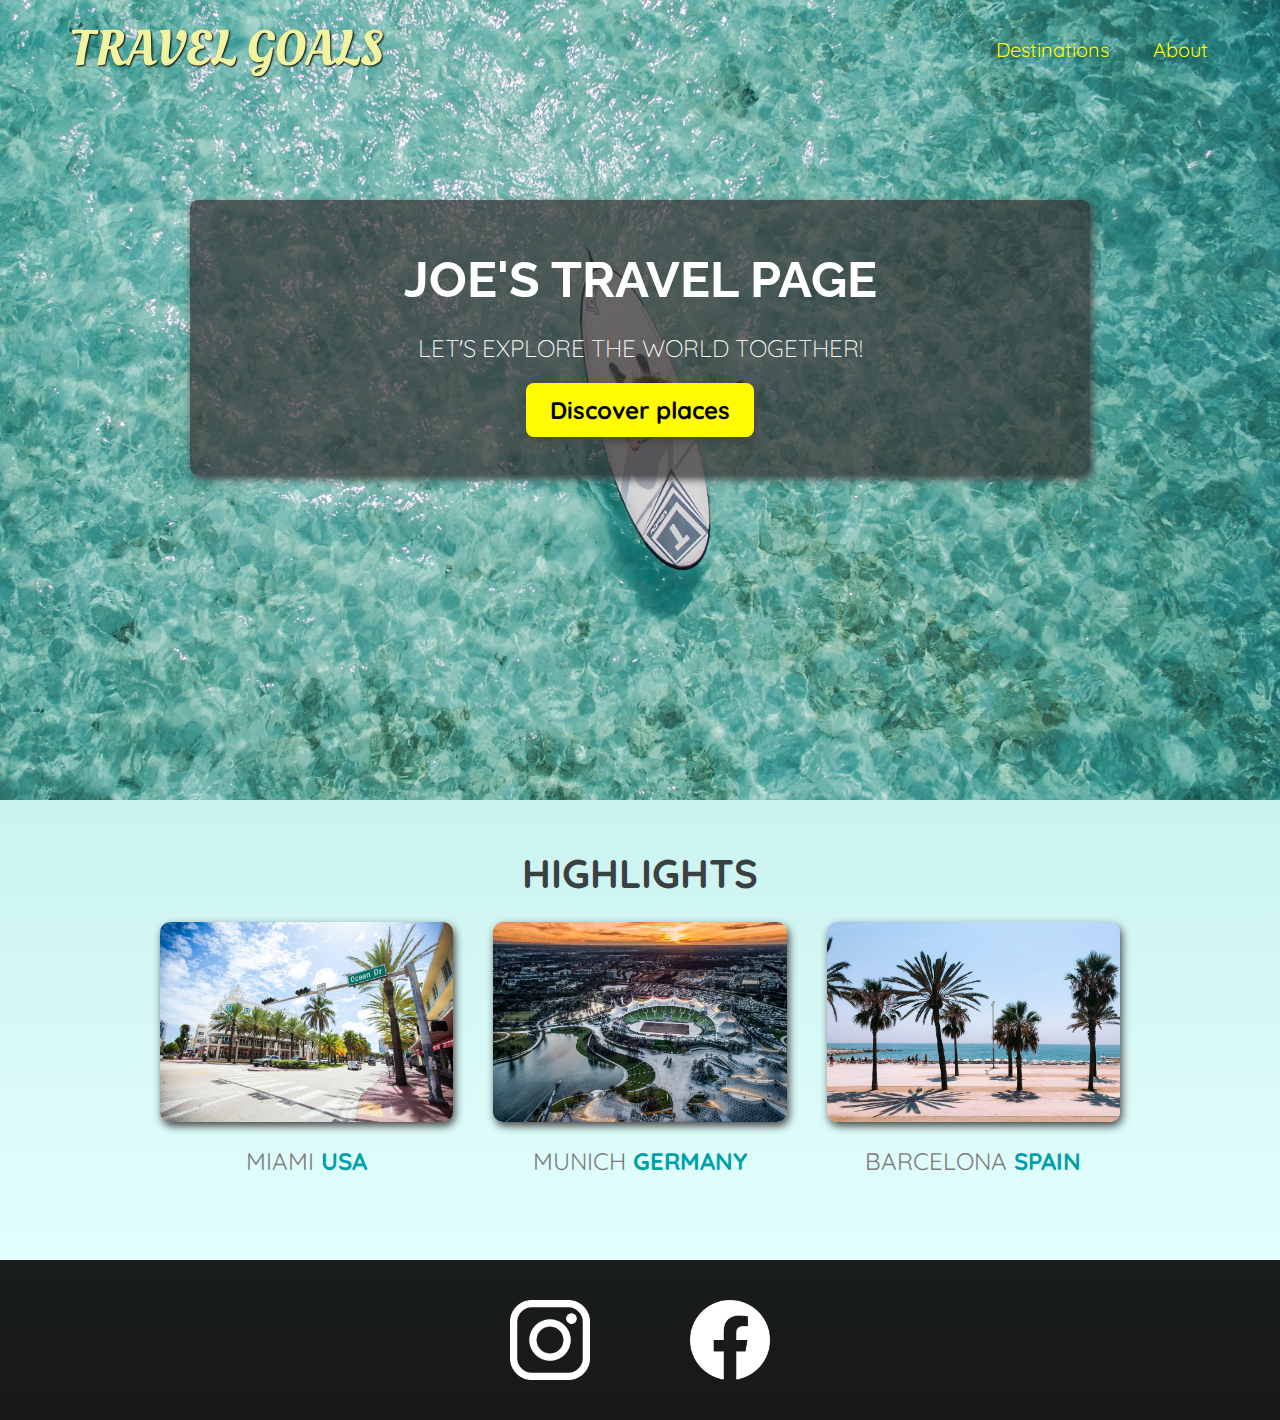
<file: index.html>
<!DOCTYPE html>
<html lang="en">
  <head>
    <meta charset="UTF-8" />
    <meta http-equiv="X-UA-Compatible" content="IE=edge" />
    <meta name="viewport" content="width=device-width, initial-scale=1.0" />
    <link
      rel="preconnect"
      href="https://fonts.googleapis.com"
      crossorigin="anonymous"
    />
    <link
      rel="preconnect"
      href="https://fonts.gstatic.com"
      crossorigin="anonymous"
    />
    <link
      href="https://fonts.googleapis.com/css2?family=Raleway:wght@700&family=Oleo+Script:wght@700&family=Quicksand:wght@300;500&display=swap"
      rel="stylesheet"
      crossorigin="anonymous"
    />
    <link rel="stylesheet" href="/styles/shared.css" />
    <link rel="stylesheet" href="/styles/style.css" />
    <title>Travel Goals</title>
  </head>
  <body>
    <header>
      <div id="page-logo">
        <a href="/index.html">Travel Goals</a>
      </div>
      <nav>
        <ul>
          <li><a href="places.html">Destinations</a></li>
          <li><a href="about.html">About</a></li>
        </ul>
      </nav>
    </header>
    <main>
      <section id="hero">
        <div id="hero-content">
          <h1>Joe's Travel Page</h1>
          <p>Let's explore the world together!</p>
          <a href="/places.html">Discover places</a>
        </div>
      </section>
      <section id="highlights">
        <h2>Highlights</h2>
        <ul id="destinations">
          <li class="destination">
            <img
              src="/images/places/miami.jpg"
              alt="Miami streets in sunny day"
            />
            <p>Miami <strong>USA</strong></p>
          </li>
          <li class="destination">
            <img
              src="/images/places/munich.jpg"
              alt="Munich footbal stadium in winter"
            />
            <p>Munich <strong>Germany</strong></p>
          </li>
          <li class="destination">
            <img
              src="/images/places/barcelona.jpg"
              alt="Palm Beach in Barcelona"
            />
            <p>Barcelona <strong>Spain</strong></p>
          </li>
        </ul>
      </section>
    </main>
    <footer>
      <ul>
        <li>
          <a href="https://www.instagram.com"
            ><img src="/images/icons/insta.png" alt="Instagram logo"
          /></a>
        </li>
        <li>
          <a href="https://www.instagram.com"
            ><img src="/images/icons/facebook.png" alt="Facebook logo"
          /></a>
        </li>
      </ul>
    </footer>
  </body>
</html>
</file>
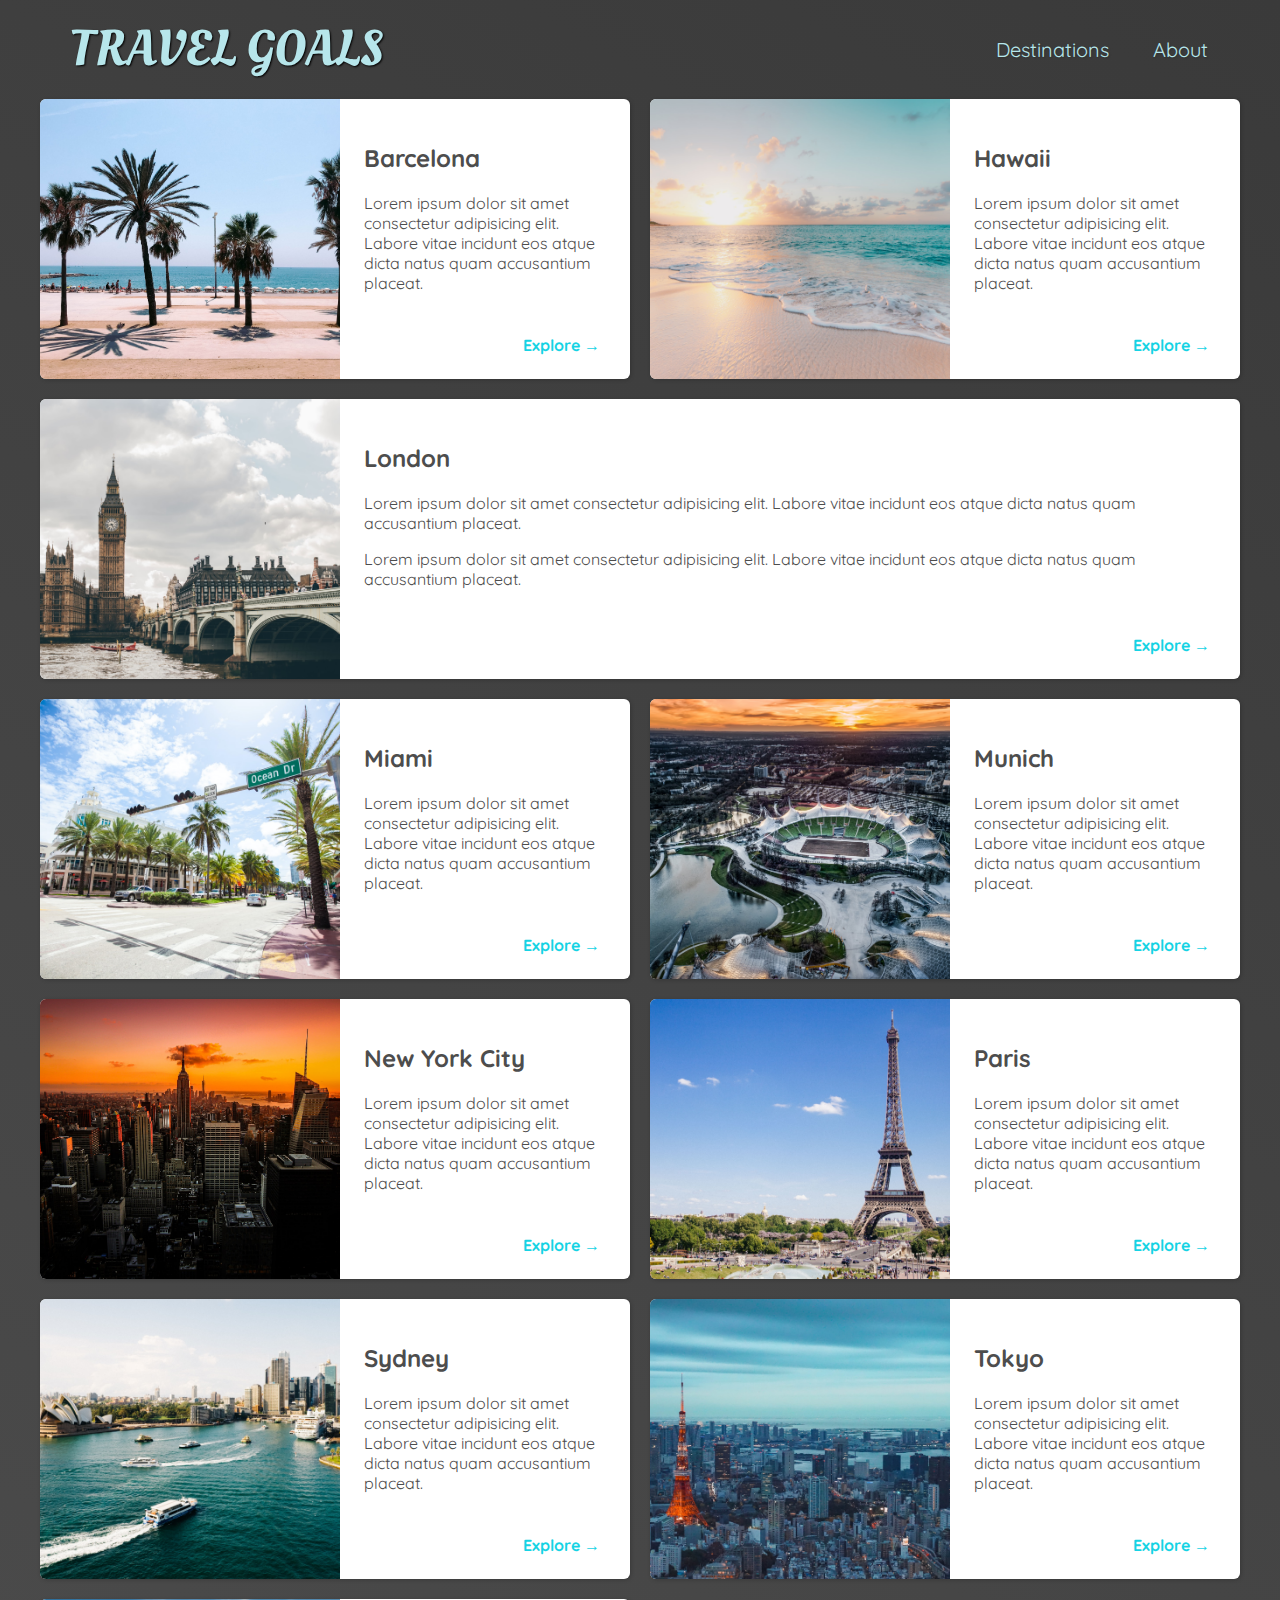
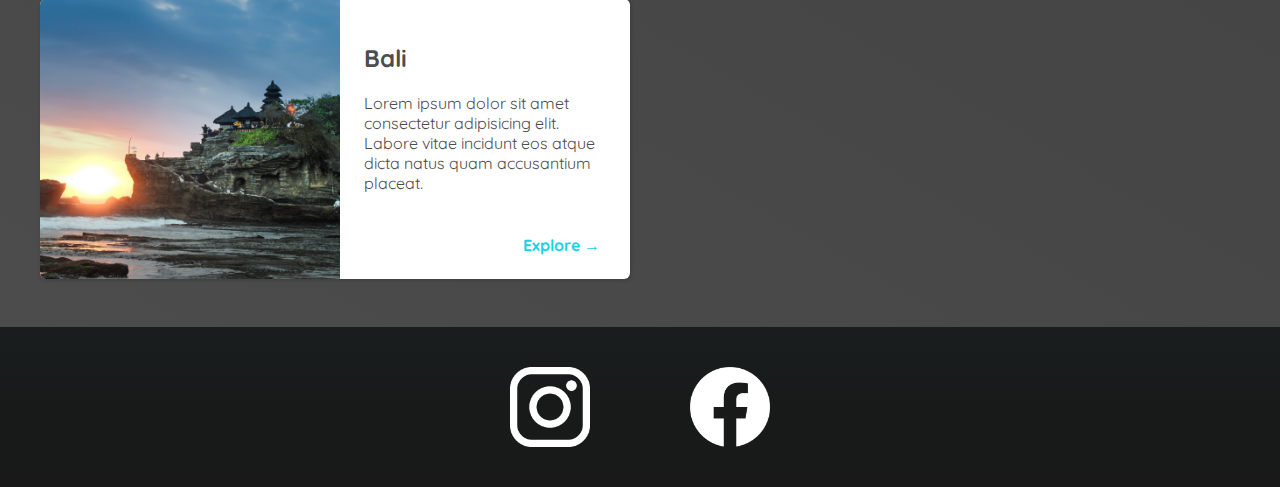
<file: places.html>
<!DOCTYPE html>
<html lang="en">
  <head>
    <meta charset="UTF-8" />
    <meta http-equiv="X-UA-Compatible" content="IE=edge" />
    <meta name="viewport" content="width=device-width, initial-scale=1.0" />
    <link
      rel="preconnect"
      href="https://fonts.googleapis.com"
      crossorigin="anonymous"
    />
    <link
      rel="preconnect"
      href="https://fonts.gstatic.com"
      crossorigin="anonymous"
    />
    <link
      href="https://fonts.googleapis.com/css2?family=Raleway:wght@700&family=Oleo+Script:wght@700&family=Quicksand:wght@300;500&display=swap"
      rel="stylesheet"
      crossorigin="anonymous"
    />
    <link rel="stylesheet" href="/styles/shared.css" />
    <link rel="stylesheet" href="/styles/places.css" />
    <title>Destinations</title>
  </head>
  <body>
    <header>
      <div id="page-logo">
        <a href="/index.html">Travel Goals</a>
      </div>
      <nav>
        <ul>
          <li><a href="places.html">Destinations</a></li>
          <li><a href="about.html">About</a></li>
        </ul>
      </nav>
    </header>
    <main>
        <ul>
            <li>
              <img src="/images/places/barcelona.jpg" alt="City of Barcelona" />
              <div class="item-content">
                <div>
                  <h2>Barcelona</h2>
                  <p>
                    Lorem ipsum dolor sit amet consectetur adipisicing elit. Labore
                    vitae incidunt eos atque dicta natus quam accusantium placeat.
                  </p>
                </div>
                <div class="actions">
                  <a href="https://en.wikipedia.org/wiki/Barcelona">Explore &#x2192</a>
                </div>
              </div>
            </li>
            <li>
              <img src="/images/places/hawaii.jpg" alt="Hawaii beach" />
              <div class="item-content">
                <div>
                  <h2>Hawaii</h2>
                  <p>
                    Lorem ipsum dolor sit amet consectetur adipisicing elit. Labore
                    vitae incidunt eos atque dicta natus quam accusantium placeat.
                  </p>
                </div>
                <div class="actions">
                  <a href="hhttps://en.wikipedia.org/wiki/Hawaii">Explore &#x2192</a>
                </div>
              </div>
            </li>
            <li>
              <img src="/images/places/london.jpg" alt="London city" />
              <div class="item-content">
                <div>
                  <h2>London</h2>
                  <p>
                    Lorem ipsum dolor sit amet consectetur adipisicing elit. Labore
                    vitae incidunt eos atque dicta natus quam accusantium placeat.
                  </p>
                  <p>
                    Lorem ipsum dolor sit amet consectetur adipisicing elit. Labore
                    vitae incidunt eos atque dicta natus quam accusantium placeat.
                  </p>
                </div>
                <div class="actions">
                  <a href="https://en.wikipedia.org/wiki/London">Explore &#x2192</a>
                </div>
              </div>
            </li>
            <li>
              <img src="/images/places/miami.jpg" alt="Miami streets" />
              <div class="item-content">
                <div>
                  <h2>Miami</h2>
                  <p>
                    Lorem ipsum dolor sit amet consectetur adipisicing elit. Labore
                    vitae incidunt eos atque dicta natus quam accusantium placeat.
                  </p>
                </div>
                <div class="actions">
                  <a href="https://en.wikipedia.org/wiki/Miami">Explore &#x2192</a>
                </div>
              </div>
            </li>
            <li>
              <img src="/images/places/munich.jpg" alt="Munich football stadium" />
              <div class="item-content">
                <div>
                  <h2>Munich</h2>
                  <p>
                    Lorem ipsum dolor sit amet consectetur adipisicing elit. Labore
                    vitae incidunt eos atque dicta natus quam accusantium placeat.
                  </p>
                </div>
                <div class="actions">
                  <a href="https://en.wikipedia.org/wiki/Munich">Explore &#x2192</a>
                </div>
              </div>
            </li>
            <li>
              <img src="/images/places/new-york-city.jpg" alt="New York City skyline" />
              <div class="item-content">
                <div>
                  <h2>New York City</h2>
                  <p>
                    Lorem ipsum dolor sit amet consectetur adipisicing elit. Labore
                    vitae incidunt eos atque dicta natus quam accusantium placeat.
                  </p>
                </div>
                <div class="actions">
                  <a href="https://en.wikipedia.org/wiki/New_York_City"
                    >Explore &#x2192</a
                  >
                </div>
              </div>
            </li>
            <li>
              <img src="/images/places/paris.jpg" alt="Paris city" />
              <div class="item-content">
                <div>
                  <h2>Paris</h2>
                  <p>
                    Lorem ipsum dolor sit amet consectetur adipisicing elit. Labore
                    vitae incidunt eos atque dicta natus quam accusantium placeat.
                  </p>
                </div>
                <div class="actions">
                  <a href="https://en.wikipedia.org/wiki/Paris">Explore &#x2192</a>
                </div>
              </div>
            </li>
            <li>
              <img src="/images/places/sydney.jpg" alt="Sydney beach" />
              <div class="item-content">
                <div>
                  <h2>Sydney</h2>
                  <p>
                    Lorem ipsum dolor sit amet consectetur adipisicing elit. Labore
                    vitae incidunt eos atque dicta natus quam accusantium placeat.
                  </p>
                </div>
                <div class="actions">
                  <a href="https://en.wikipedia.org/wiki/Sydney">Explore &#x2192</a>
                </div>
              </div>
            </li>
            <li>
              <img src="/images/places/tokyo.jpg" alt="Tokyo skyline" />
              <div class="item-content">
                <div>
                  <h2>Tokyo</h2>
                  <p>
                    Lorem ipsum dolor sit amet consectetur adipisicing elit. Labore
                    vitae incidunt eos atque dicta natus quam accusantium placeat.
                  </p>
                </div>
                <div class="actions">
                  <a href="https://en.wikipedia.org/wiki/Tokyo">Explore &#x2192</a>
                </div>
              </div>
            </li>
            <li>
              <img src="/images/places/bali.jpg" alt="Bali beach" />
              <div class="item-content">
                <div>
                  <h2>Bali</h2>
                  <p>
                    Lorem ipsum dolor sit amet consectetur adipisicing elit. Labore
                    vitae incidunt eos atque dicta natus quam accusantium placeat.
                  </p>
                </div>
                <div class="actions">
                  <a href="https://en.wikipedia.org/wiki/Bali">Explore &#x2192</a>
                </div>
              </div>
            </li>
          </ul>
    </main>
    <footer>
      <ul>
        <li>
          <a href="https://www.instagram.com"
            ><img src="/images/icons/insta.png" alt="Instagram logo"
          /></a>
        </li>
        <li>
          <a href="https://www.instagram.com"
            ><img src="/images/icons/facebook.png" alt="Facebook logo"
          /></a>
        </li>
      </ul>
    </footer>
  </body>
</html>
</file>
<file: styles/shared.css>
body {
  font-family: "Quicksand", sans-serif;
  margin: 0;
}

ul {
  list-style: none;
  margin: 0;
  padding: 0;
}

#page-logo a {
  padding: 10px;
  font-family: "Oleo Script", sans-serif;
  color: rgb(240, 243, 160);
  font-size: 50px;
  text-decoration: none;
  text-transform: uppercase;
  text-shadow: 1px 1px 2px rgb(0, 0, 0);
}

header {
  display: flex;
  align-items: center;
  justify-content: space-between;
  padding: 15px 60px;
  position: absolute;
  top: 0;
  left: 0;
  width: 100%;
  box-sizing: border-box;
}

header ul {
  display: flex;
  justify-content: flex-end;
  flex-wrap: nowrap;
}

header li {
  margin-left: 20px;
}

header nav a {
  text-decoration: none;
  color: rgb(255, 251, 0);
  font-size: 20px;
  font-weight: 400;
  padding: 12px;
  text-shadow: 1px 1px 2px rgba(0, 0, 0, 0.2);
}

header nav a:hover {
  color: rgb(77, 77, 77);
  background-color: rgb(255, 255, 0);
  border-radius: 6px;
}

footer {
  padding: 40px;
  background: linear-gradient(0deg, rgb(24, 24, 24), rgb(25, 29, 29));
}

footer ul {
  display: flex;
  justify-content: center;
}
footer li {
  height: 80px;
  width: 80px;
  margin: 0 50px;
}

footer img {
  width: 100%;
  height: 100%;
}
</file>
<file: styles/style.css>
#hero {
  height: 800px;
  background-image: url(/images/places/ocean.jpg);
  background-position: center;
  background-size: cover;
}

#hero-content {
  width: 900px;
  background-color: rgba(51, 47, 47, 0.7);
  box-shadow: 2px 4px 8px rgb(68, 67, 67);
  border-radius: 8px;
  text-align: center;
  padding: 50px 0;
  margin: 0 auto;
  position: relative;
  top: 200px;
}

#hero-content h1 {
  color: white;
  text-transform: uppercase;
  font-size: 50px;
  font-family: "Raleway", sans-serif;
  margin: 0;
}

#hero-content p {
  color: white;
  text-transform: uppercase;
  font-size: 24px;
  font-weight: 300;
  margin-bottom: 32px;
}

#hero-content a {
  text-decoration: none;
  background-color: rgb(255, 251, 0);
  padding: 12px 24px;
  color: black;
  font-size: 24px;
  font-weight: bold;
  border-radius: 8px;
  box-shadow: 2px 4px 8px rgb(68, 67, 67);
}

#hero-content a:hover {
  background-color: rgb(255, 238, 0);
}

#destinations {
  display: flex;
  width: 90%;
  max-width: 1000px;
  margin: auto;
  margin-bottom: 40px;
  justify-content: center;
}

.destination {
  margin: 0 20px;
  text-transform: uppercase;
}

#highlights {
  padding: 24px;
  background: linear-gradient(0deg, rgb(227, 255, 253), rgb(202, 243, 240));
}

#highlights h2 {
  text-transform: uppercase;
  text-align: center;
  font-size: 40px;
  color: rgb(59, 65, 64);
  margin: 24px 0;
}

.destination {
  width: 100%;
}
.destination img {
  object-fit: cover;
  width: 100%;
  height: 200px;
  box-shadow: 2px 4px 8px rgb(68, 67, 67);
  border-radius: 10px;
}

.destination p {
  text-align: center;
  font-size: 24px;
  color: rgb(124, 123, 123);
  margin: 20px 0;
}

.destination strong {
  color: rgb(0, 160, 170);
}
</file>
<file: styles/places.css>
body {
  background: linear-gradient(30deg, rgb(77, 77, 77), rgb(58, 58, 58));
  color: rgb(77, 77, 77);
}

#page-logo a {
  color: rgb(183, 230, 235);
}

header {
  position: static;
}

header nav a {
  color: rgb(183, 230, 235);
}

header nav a:hover {
  background-color: rgb(183, 230, 235);
  color: rgb(59, 59, 59);
}

main ul {
  width: 1200px;
  margin: 0 auto 48px auto;
  display: -ms-grid;
  display: grid;
  -ms-grid-column: 1fr 1fr;
  grid-template-columns: 1fr 1fr;
  gap: 20px 20px;
}

main li {
  display: flex;
  background: white;
  box-shadow: 1px 1px 4px rgba(0, 0, 0, 0.2);
  border-radius: 6px;
  overflow: hidden;
  /* width: 500px; */
}

main li:nth-of-type(3) {
  grid-column: 1 / span 2;
}

main li img {
  width: 300px;
  height: 280px;
  object-fit: cover;
}

.item-content {
  padding: 24px;
  display: flex;
  justify-content: space-between;
  flex-direction: column;
}

.actions {
  text-align: right;
}

.actions a {
  text-decoration: none;
  color: rgb(22, 211, 228);
  padding: 6px;
  border-radius: 4px;
  font-weight: bold;
}

.actions a:hover {
  background: rgb(235, 253, 255);
}
</file>
